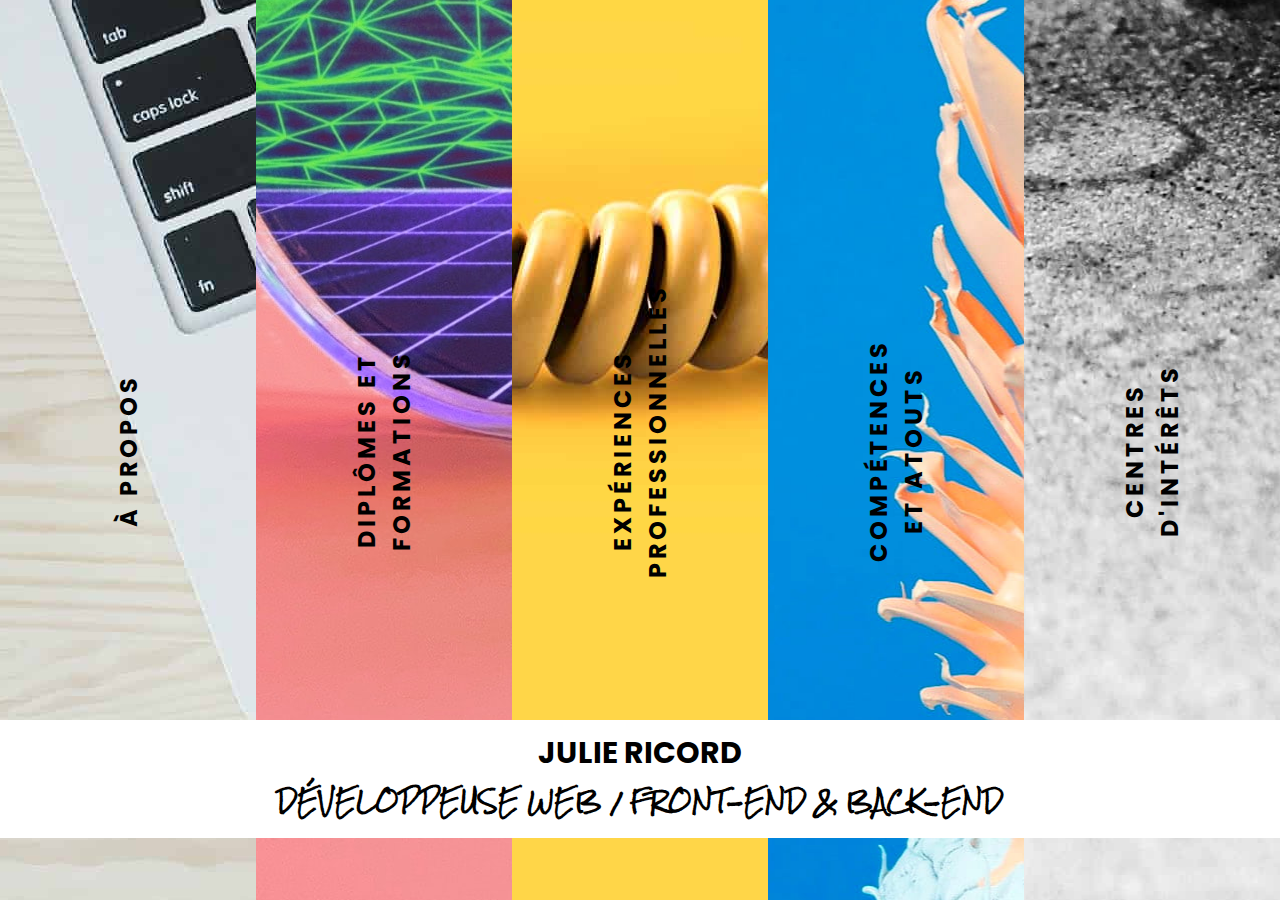
<file: index.html>
<!DOCTYPE html>
<html lang="en">

<head>
    <meta charset="UTF-8">
    <meta name="viewport" content="width=device-width, initial-scale=1.0">

    <link rel="stylesheet" href="./assets/css/general.css">



    <title>Curiculum Vitae</title>
</head>

<body>
    <header>

        <div class="header-name">
            <a href="./aboutme.html">
                <h1>Julie Ricord<br><strong>Développeuse Web / front-end & back-end </strong></h1>
            </a>

        </div>
          <!--<div class="contact">
           <a href="#" target="_blank"><img src="./assets/pictures/insta.png" alt="instagram"></a>
            <a href="#" target="_blank"><img src="./assets/pictures/facebook2.png" alt="facebook"></a>
        </div> -->
        <a href="aboutme.html" class="pitch">
            <h2>à propos</h2>
        </a>

        <a href="student.html" class="degree">
            <h2>diplômes et formations</h2>
        </a>

        <a href="pro.html" class="experience">
            <h2>expériences professionnelles</h2>
        </a>


        <a href="joker.html" class="competence">
            <h2>compétences et atouts</h2>
        </a>


        <a href="heart.html" class="hobbies">
            <h2>centres d'intérêts</h2>
        </a>



    </header>



</body>

</html>
</file>
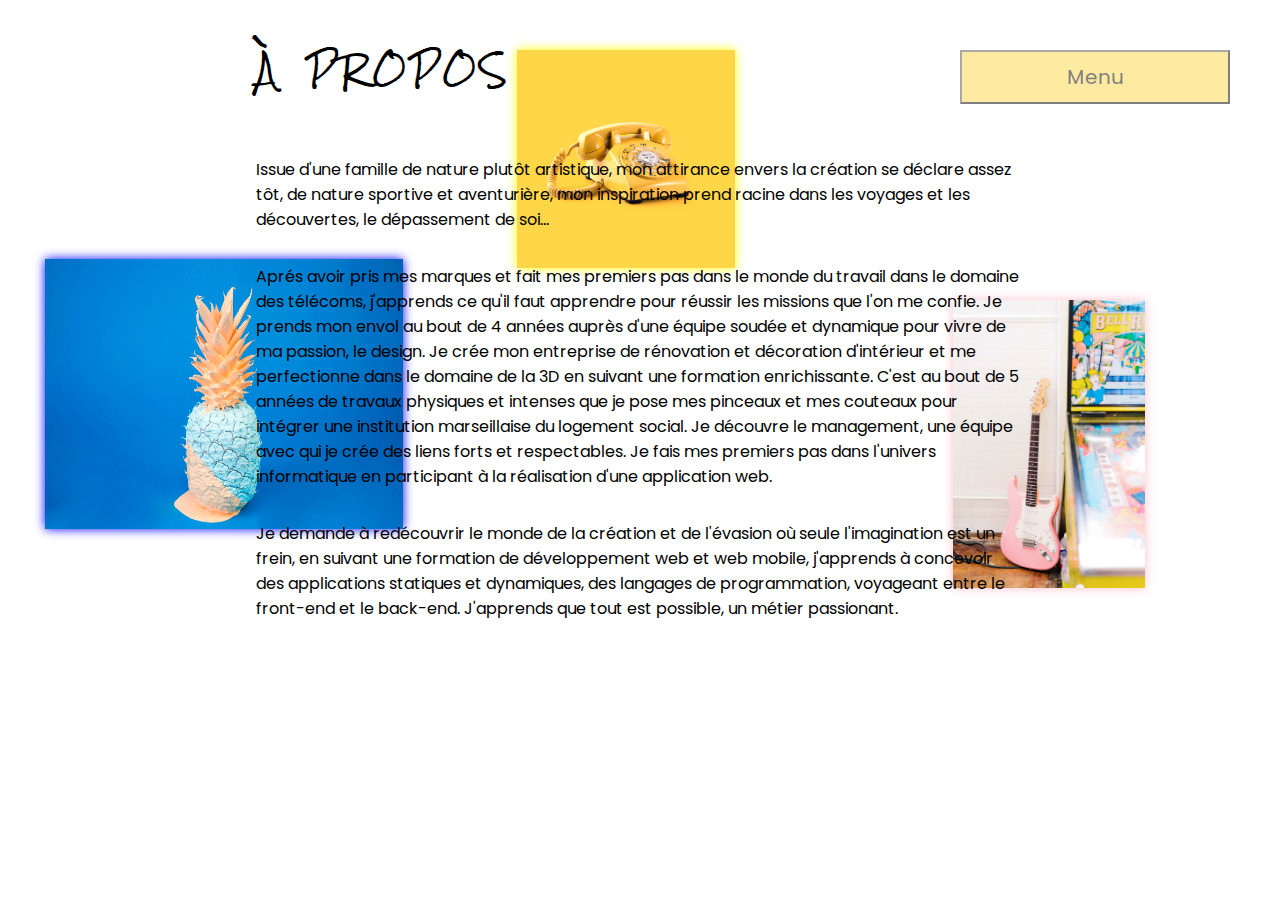
<file: aboutme.html>
<!DOCTYPE html>
<html lang="en">

<head>
    <meta charset="UTF-8">
    <meta name="viewport" content="width=device-width, initial-scale=1.0">

    <link rel="stylesheet" href="./assets/css/general.css">



    <title>à propos</title>
</head>

<body>



    <main id="main">


        <article id="about_me" class="first">
            <a href="./index.html">
                <h3>à propos</h3>
            </a>
            <nav>
                <button>Menu</button>
                <ul>
                    <li><a href="./index.html">home</a></li>
                    <li><a href="./aboutme.html">à propos</a></li>
                    <li><a href="./student.html">diplômes et formations</a></li>
                    <li><a href="./pro.html">Expériences professionnelles</a></li>
                    <li><a href="./joker.html">Compétences et atouts</a></li>
                    <li><a href="./heart.html">Centre d'intérêts</a></li>
                </ul>
            </nav>
            <img src="./assets/pictures/davisuko-rhUU1pemhQ0-unsplash.jpg" alt="davisuko" id="ananas">
            <img src="./assets/pictures/mike-meyers--haAxbjiHds-unsplash.jpg" alt="mike" id="phone">
            <img src="./assets/pictures/corey-oconnell-Q2F8bY7p7Bs-unsplash.jpg" alt="corey" id="guitare">

            <p>Issue d'une famille de nature plutôt artistique, mon attirance envers la création se déclare assez tôt,
                de nature sportive et aventurière, mon inspiration prend racine dans les voyages et les découvertes, le
                dépassement de soi...</p>
            <p>Aprés avoir pris mes marques et fait mes premiers pas dans le monde du travail dans le domaine des
                télécoms, j'apprends ce qu'il faut apprendre pour réussir les missions que l'on me confie. Je prends mon
                envol au bout de 4 années auprès d'une équipe soudée et dynamique pour vivre de ma passion, le design.
                Je crée mon entreprise de rénovation et décoration d'intérieur et me perfectionne dans le domaine de la
                3D en suivant une formation enrichissante. C'est au bout de 5 années de travaux physiques et intenses
                que je pose mes pinceaux et mes couteaux pour intégrer une institution marseillaise du logement social.
                Je découvre le management, une équipe avec qui je crée des liens forts et respectables. Je fais mes
                premiers pas dans l'univers informatique en participant à la réalisation d'une application web.
            </p>
            <p>Je demande à redécouvrir le monde de la création et de l'évasion où seule l'imagination est un frein, en
                suivant une formation de développement web et web mobile, j'apprends à concevoir des applications
                statiques et dynamiques, des langages de programmation, voyageant entre le front-end et le back-end.
                J'apprends que tout est possible,
                un métier passionant.
            </p>
            

        </article>
    </main>


    <script src="./js/menu.js"></script>

</body>

</html>
</file>
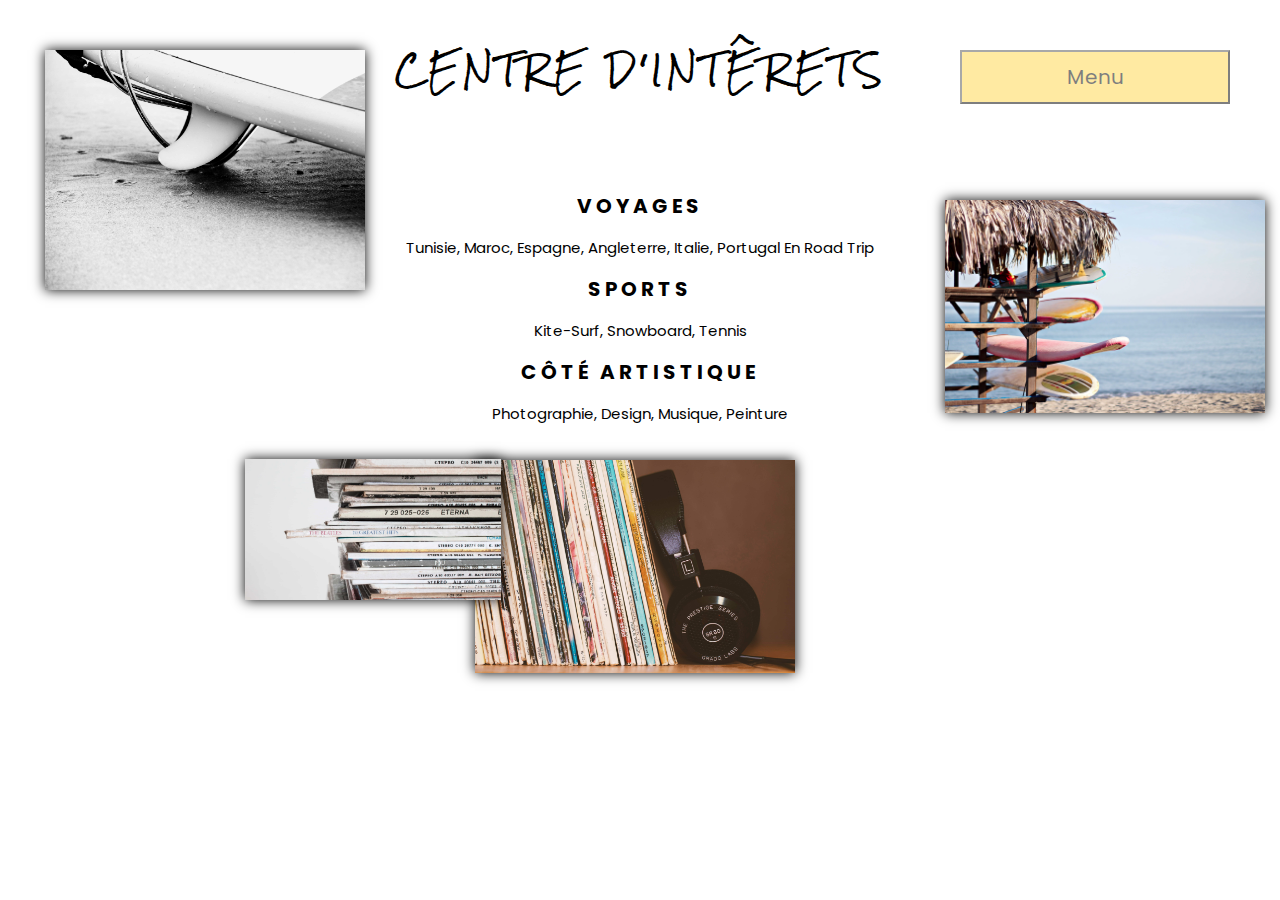
<file: heart.html>
<!DOCTYPE html>
<html lang="en">

<head>
  <meta charset="UTF-8">
  <meta name="viewport" content="width=device-width, initial-scale=1.0">

  <link rel="stylesheet" href="./assets/css/general.css">



  <title>Curiculum Vitae</title>
</head>

<body>


  <main id="main">


  
    <article id="hobbies" class="fifth">

      <img src="./assets/pictures/emma-paillex-vkDOP4bHIng-unsplash.jpg" alt="emma" id="surf">
      <img src="./assets/pictures/mark-s-T3mKJXfdims-unsplash.jpg" alt="mark" id="musique">
      <img src="./assets/pictures/joey-pilgrim-I3AMPLzJjW8-unsplash.jpg" alt="emma" id="board">
      <img src="./assets/pictures/umberto-cofini-lEOogB2xh1M-unsplash.jpg" alt="mark" id="vinyl">
      <a href="./index.html">
      <h3 class="title-heart">Centre d'intêrets</h3>
      </a>
      <nav>
    <button>Menu</button>
    <ul>
    <li><a href="./index.html">home</a></li>
    <li><a href="./aboutme.html">à propos</a></li>
    <li><a href="./student.html">diplômes et formations</a></li>
    <li><a href="./pro.html">Expériences professionnelles</a></li>
    <li><a href="./joker.html">Compétences et atouts</a></li>
    <li><a href="./heart.html">Centre d'intérêts</a></li>
    </ul>
    </nav>
      <div class="heart">
      <h4>Voyages</h4>
      <p>Tunisie, Maroc, Espagne, Angleterre, Italie, Portugal en road trip</p>
      <h4>Sports</h4>
      <p>Kite-Surf, Snowboard, Tennis</p>
      <h4>Côté artistique</h4>
      <p>photographie, design, musique, peinture</p>
      </div>


    </article>

  </main>




  <!-- <script type="text/javascript" src="https://ajax.googleapis.com/ajax/libs/jquery/3.1.0/jquery.min.js"></script>
  <script type="text/javascript" src="./nana.js"></script> -->

<script src="./js/menu.js"></script>
</body>

</html>
</file>
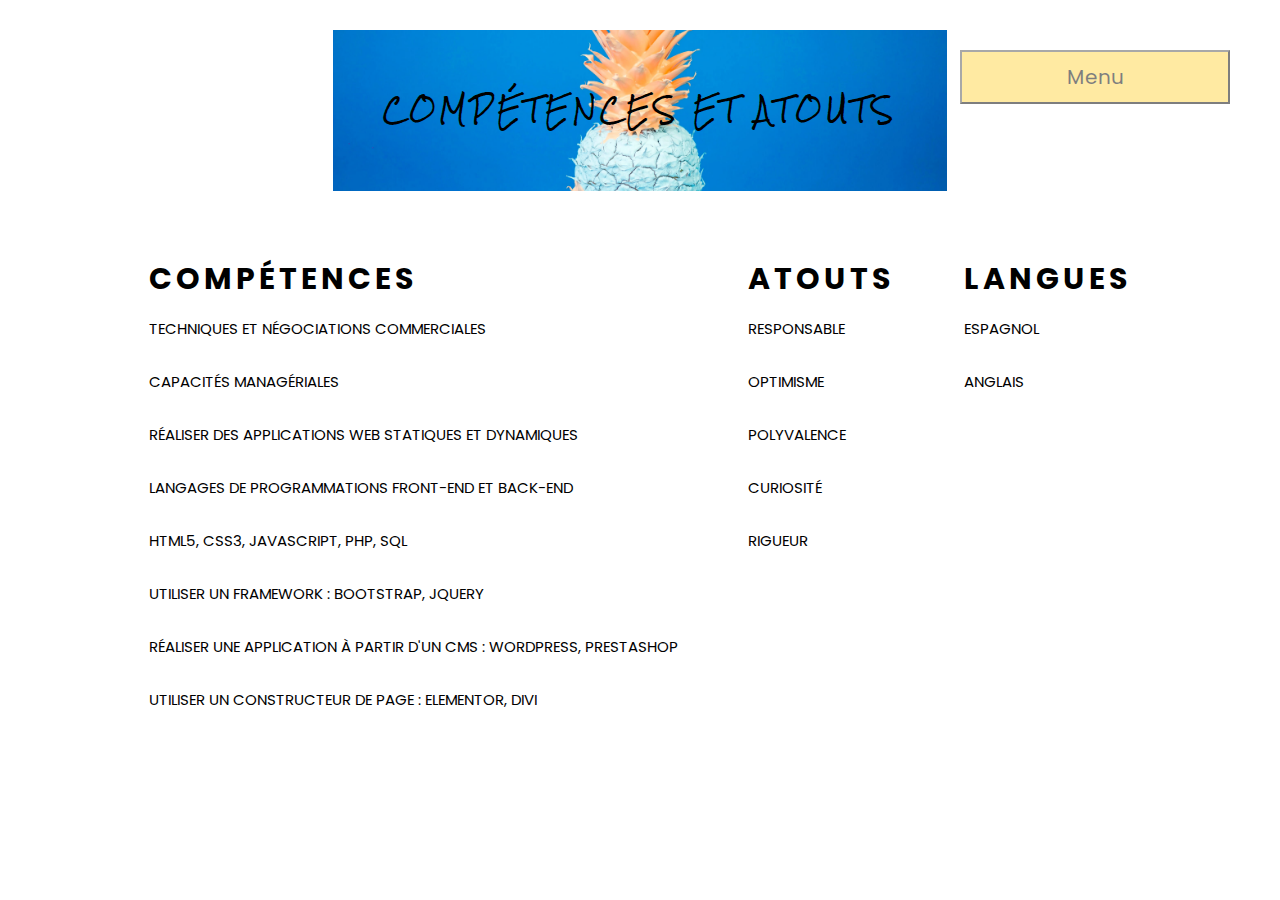
<file: joker.html>
<!DOCTYPE html>
<html lang="fr">

<head>
    <meta charset="UTF-8">
    <meta name="viewport" content="width=device-width, initial-scale=1.0">

    <link rel="stylesheet" href="./assets/css/general.css">



    <title>Curiculum Vitae</title>
</head>

<body>


    <main id="main">
  
        <a href="./index.html">
            <h3 class="title-joker">compétences et atouts</h3>
        </a>
          <nav>
    <button>Menu</button>
    <ul>
    <li><a href="./index.html">home</a></li>
    <li><a href="./aboutme.html">à propos</a></li>
    <li><a href="./student.html">diplômes et formations</a></li>
    <li><a href="./pro.html">Expériences professionnelles</a></li>
    <li><a href="./joker.html">Compétences et atouts</a></li>
    <li><a href="./heart.html">Centre d'intérêts</a></li>
    </ul>
    </nav>
        <article id="joker" class="fourth">


            <div class="list">
                <div class="atouts">
                    <h4>Compétences</h4>
                    <p>Techniques et négociations commerciales</p>
                    <p>Capacités managériales</p>
                    <p>réaliser des applications web statiques et dynamiques</p>
                    <p>Langages de programmations front-end et back-end</p>
                    <p>html5, CSS3, javascript, PHP, SQL</p>
                    <p>Utiliser un framework : Bootstrap, jQuery</p>
                    <p>Réaliser une application à partir d'un CMS : Wordpress, Prestashop</p>
                    <p>Utiliser un constructeur de page : ELementor, DIVI</p>
                </div>
                <div class="atouts">
                    <h4>atouts</h4>
                    <p>Responsable</p>
                    <p>optimisme</p>
                    <p>polyvalence</p>
                    <p>curiosité</p>
                    <p>rigueur</p>
                </div>
                <div class="atouts">
                    <h4>Langues</h4>
                    <p>Espagnol</p>
                    <p>Anglais</p>
                </div>
            </div>

        </article>



    </main>





<script src="./js/menu.js"></script>

</body>

</html>
</file>
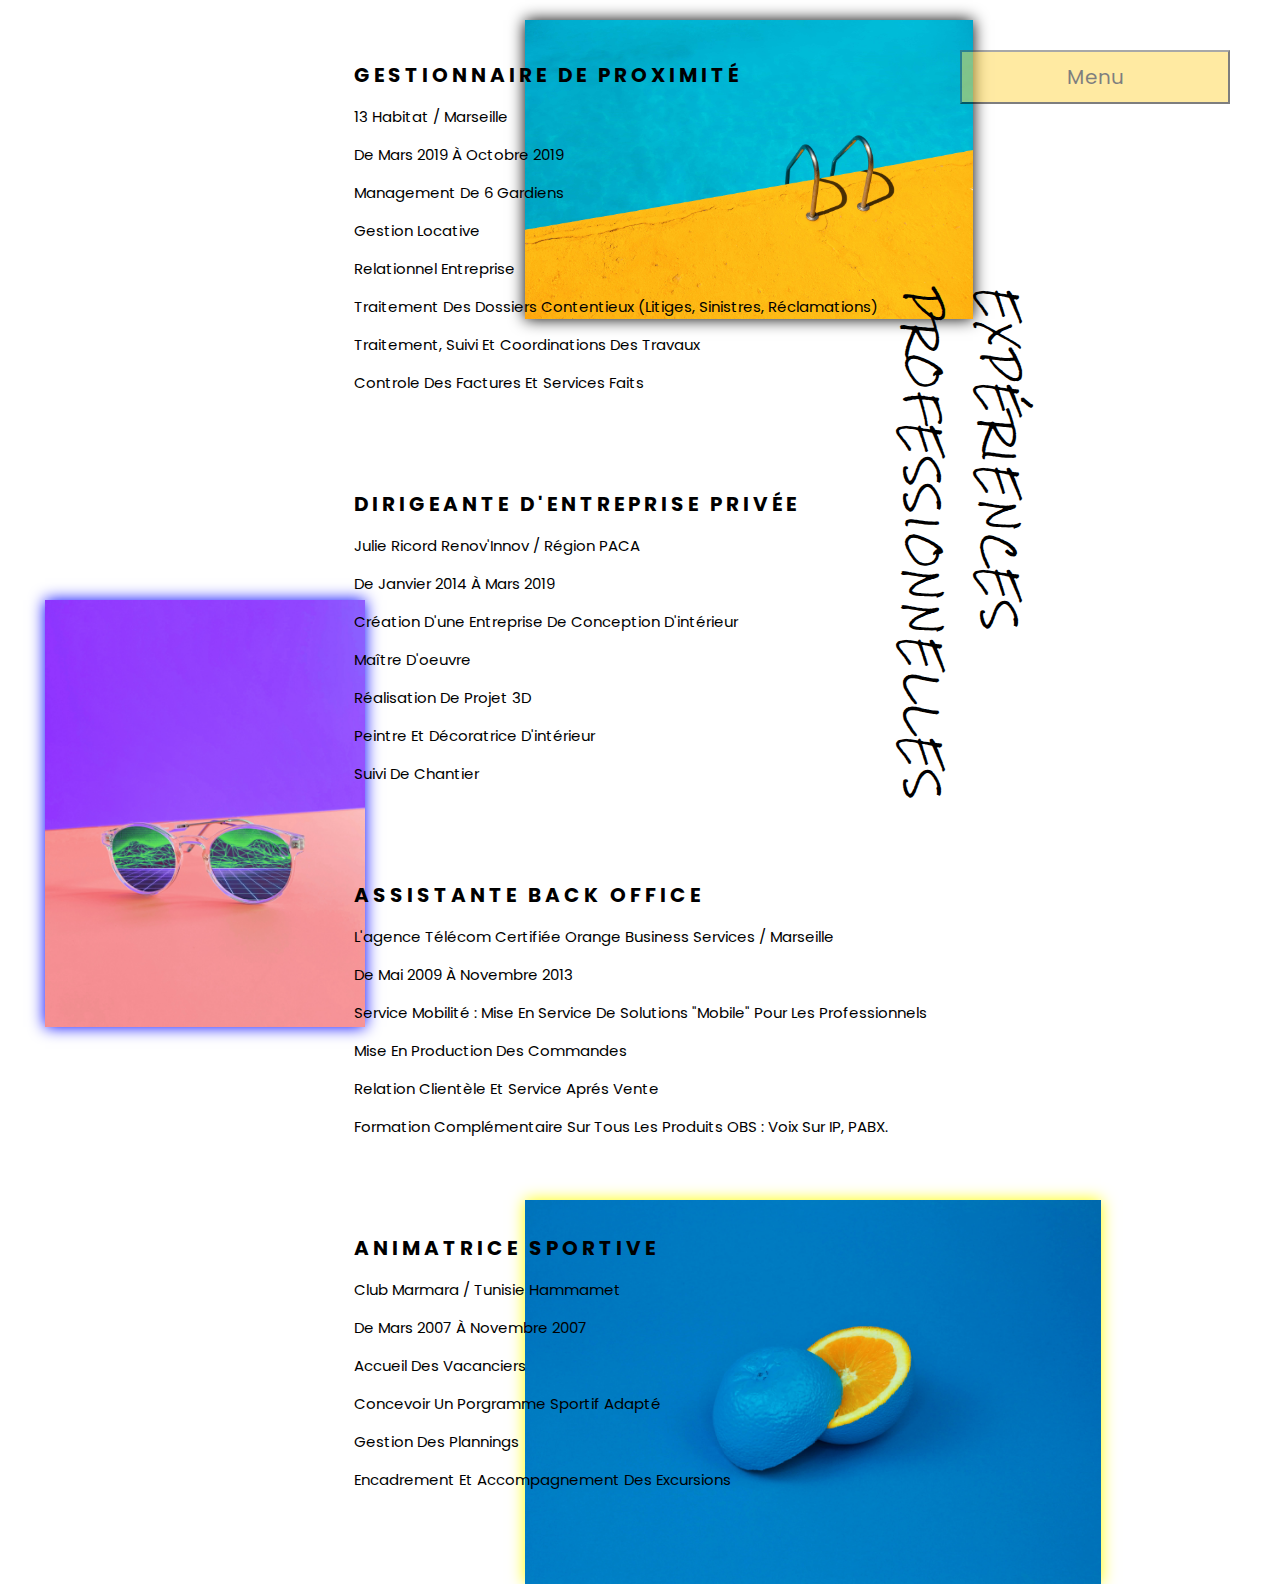
<file: pro.html>
<!DOCTYPE html>
<html lang="en">

<head>
    <meta charset="UTF-8">
    <meta name="viewport" content="width=device-width, initial-scale=1.0">

    <link rel="stylesheet" href="./assets/css/general.css">



    <title>Curiculum Vitae</title>
</head>

<body>


    <main id="main" class="list-experience">
 
        <a href="./index.html">
            <h3 class="title-pro">expériences professionnelles</h3>
        </a>
   <nav>
    <button>Menu</button>
    <ul>
    <li><a href="./index.html">home</a></li>
    <li><a href="./aboutme.html">à propos</a></li>
    <li><a href="./student.html">diplômes et formations</a></li>
    <li><a href="./pro.html">Expériences professionnelles</a></li>
    <li><a href="./joker.html">Compétences et atouts</a></li>
    <li><a href="./heart.html">Centre d'intérêts</a></li>
    </ul>
    </nav>
        <article id="professional" class="third">
            <img src="./assets/pictures/etienne-girardet-Xh6BpT-1tXo-unsplash.jpg" alt="lauren" id="working">
            <img src="./assets/pictures/davisuko-5E5N49RWtbA-unsplash.jpg" alt="tim" id="creativity">
            <img src="./assets/pictures/joshua-coleman-kFRKvJQtNHg-unsplash.jpg" alt="tim" id="joshua">
            <div class="job">
                <h4>Gestionnaire de proximité</h4>
                <p>13 Habitat / Marseille</p>
                <p>De mars 2019 à octobre 2019</p>
                <p>management de 6 gardiens</p>
                <p>Gestion Locative</p>
                <p>Relationnel entreprise</p>
                <p>traitement des dossiers contentieux (litiges, sinistres, réclamations)</p>
                <p>traitement, suivi et coordinations des travaux</p>
                <p>controle des factures et services faits</p>
            </div>
            <div class="job">
                <h4>Dirigeante d'entreprise privée</h4>
                <p>Julie Ricord Renov'Innov / région PACA</p>
                <p>De janvier 2014 à mars 2019</p>
                <p>création d'une entreprise de conception d'intérieur</p>
                <p>maître d'oeuvre</p>
                <p>réalisation de projet 3D</p>
                <p>peintre et décoratrice d'intérieur</p>
                <p>Suivi de chantier</p>
            </div>
            <div class="job">
                <h4>Assistante Back office</h4>
                <p>L'agence télécom certifiée Orange Business Services / Marseille</p>
                <p>De mai 2009 à novembre 2013</p>
                <p>Service mobilité : mise en service de solutions "mobile" pour les professionnels</p>
                <p>Mise en production des commandes</p>
                <p>Relation clientèle et service aprés vente</p>
                <p>Formation complémentaire sur tous les produits OBS : voix sur IP, PABX.</p>
            </div>
            <div class="job">
                <h4>Animatrice Sportive </h4>
                <p>Club Marmara / Tunisie Hammamet</p>
                <p>De mars 2007 à novembre 2007</p>
                <p>Accueil des vacanciers</p>
                <p>Concevoir un porgramme sportif adapté</p>
                <p>Gestion des plannings</p>
                <p>Encadrement et accompagnement des excursions</p>
            </div>


        </article>



    </main>

<script src="./js/menu.js"></script>


</body>

</html>
</file>
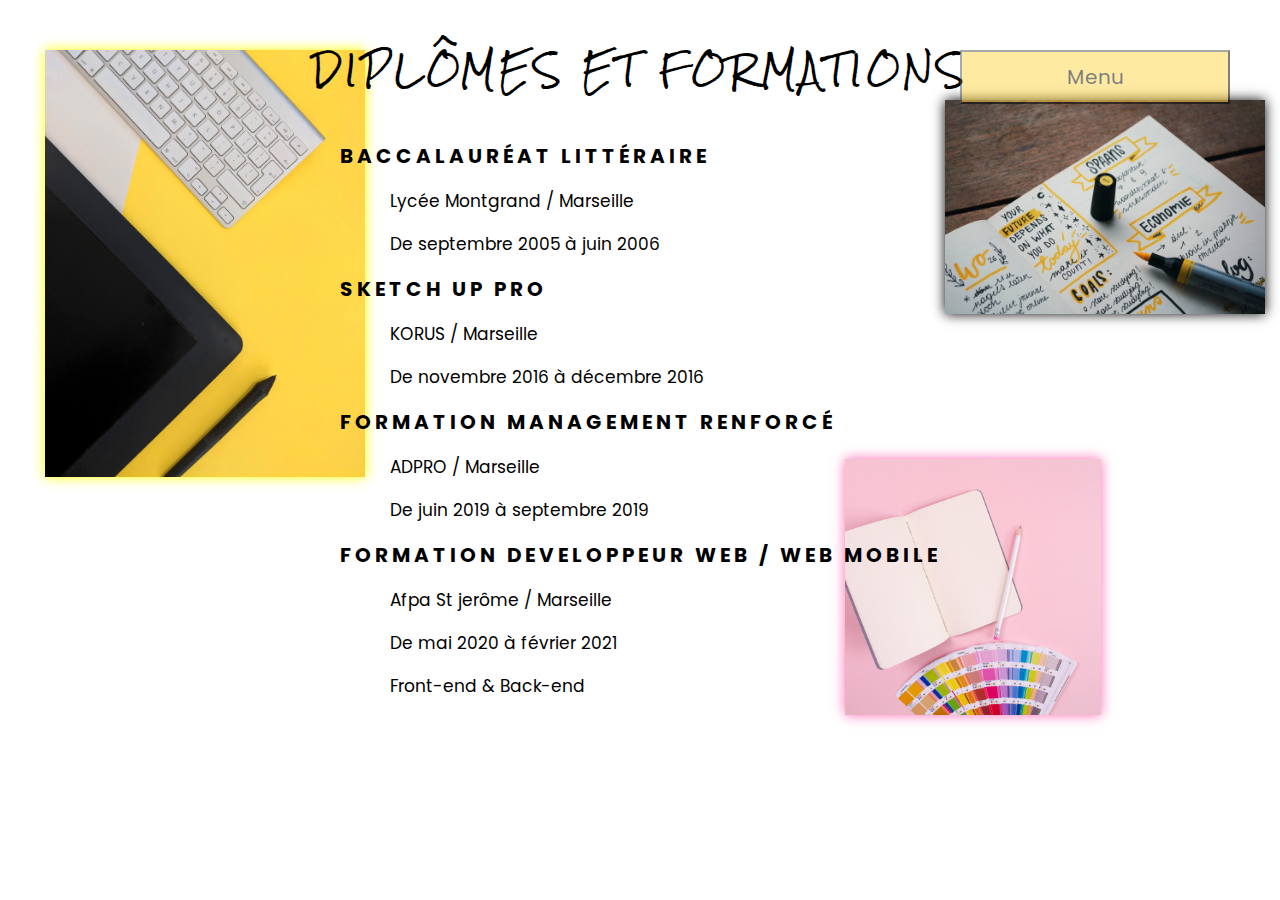
<file: student.html>
<!DOCTYPE html>
<html lang="en">

<head>
    <meta charset="UTF-8">
    <meta name="viewport" content="width=device-width, initial-scale=1.0">

    <link rel="stylesheet" href="./assets/css/general.css">



    <title>diplômes et formations</title>
</head>

<body>


    <main id="main">



        <article id="student" class="second">
            <img src="./assets/pictures/estee-janssens-zEqkUMiMxMI-unsplash.jpg" alt="estee" id="computer">
            <img src="./assets/pictures/keila-hotzel-lFmuWU0tv4M-unsplash.jpg" alt="keila" id="nuance">
            <img src="./assets/pictures/georgie-cobbs-muOHbrFGEQY-unsplash.jpg" alt="management" id="management">
            <a href="./index.html">
                <h3>diplômes et formations</h3>
            </a>
            
    <nav>
    <button>Menu</button>
    <ul>
    <li><a href="./index.html">home</a></li>
    <li><a href="./aboutme.html">à propos</a></li>
    <li><a href="./student.html">diplômes et formations</a></li>
    <li><a href="./pro.html">Expériences professionnelles</a></li>
    <li><a href="./joker.html">Compétences et atouts</a></li>
    <li><a href="./heart.html">Centre d'intérêts</a></li>
    </ul>
    </nav>
            <div class="curiculum">
                <div class="diplome">
                    <h4>Baccalauréat Littéraire</h4>
                    <p>Lycée Montgrand / Marseille</p>
                    <p>De septembre 2005 à juin 2006</p>
                </div>
                <div class="sketch">
                    <h4>sketch up pro</h4>
                    <p>KORUS / Marseille</p>
                    <p>De novembre 2016 à décembre 2016</p>
                </div>
                <div class="team">
                    <h4>Formation Management renforcé</h4>
                    <p>ADPRO / Marseille</p>
                    <p>De juin 2019 à septembre 2019</p>
                </div>
                <div class="devweb">
                    <h4>formation developpeur web / web mobile</h4>
                    <p>Afpa St jerôme / Marseille</p>
                    <p>De mai 2020 à février 2021</p>
                    <p>Front-end & Back-end</p>
                </div>
            </div>
        </article>



    </main>

<script src="./js/menu.js"></script>





</body>

</html>
</file>
<file: assets/css/general.css>
@import url('https://fonts.googleapis.com/css2?family=Monoton&family=Poppins:wght@600&family=Rock+Salt&display=swap');

html {
    height: 100%;
    width: 100%;
    margin: 0;
    padding: 0;
}

body {
    display: flex;
    flex-direction: column;
    margin: 0;
    padding: 0;
    height: 100%;
    width: 100%;
}

main {
    display: flex;
    align-items: center;
    justify-content: center;
    flex-direction: column;
}

button {
    width: 270px;
    padding: 10px;
    font-size: 20px;
    font-family: 'Poppins', sans-serif;
    background-image: url(../pictures/mike-meyers--haAxbjiHds-unsplash.jpg);
    opacity: 50%;
    cursor: pointer;

}

button:hover {
    opacity: 100%;

}


li {

    list-style: none;
    background-color: white;
    font-size: 10px;
    text-transform: uppercase;
    padding: 5px;
    font-family: 'Rock Salt', cursive;
    

}

li a {
    padding: 10px;

}

nav {
    z-index: 3000;
    align-self: flex-start;
    position: absolute;
    top: 50px;
    right: 50px;
}

ul {
    display: none;
    padding-inline-start: 0;

}

ul.active {
    display: block;
}

.header-name {
    position: absolute;
    top: 80%;
    background-color: white;
    width: 100%;
}

header {
    position: relative;
    display: flex;
    justify-content: space-between;
    align-items: center;
    flex-direction: row;
    min-height: 100%;
    min-width: 100%;
}

article {
    display: flex;
    justify-content: center;
    flex-direction: row;

}

a {
    display: flex;
    height: 100%;
}

.pitch {
    flex-direction: column-reverse;
    justify-content: center;
    background-repeat: no-repeat;
    height: 100%;
    width: 20%;
    background-image: url(../pictures/lauren-mancke-aOC7TSLb1o8-unsplash.jpg);
    background-position: 25% 75%;
}

.degree {
    flex-direction: column-reverse;
    justify-content: center;
    background-position: 25% 75%;
    background-repeat: no-repeat;
    height: 100%;
    width: 20%;
    background-image: url(../pictures/joshua-coleman-kFRKvJQtNHg-unsplash.jpg);
}

.experience {
    flex-direction: column-reverse;
    justify-content: center;
    height: 100%;
    width: 20%;
    background-image: url(../pictures/mike-meyers--haAxbjiHds-unsplash.jpg);
    background-position: 25% 75%;
}

.competence {
    flex-direction: column-reverse;
    justify-content: center;
    height: 100%;
    width: 20%;
    background-image: url(../pictures/davisuko-rhUU1pemhQ0-unsplash.jpg);
    background-position: 40% 25%;
}

.hobbies {
    flex-direction: column-reverse;
    justify-content: center;
    height: 100%;
    width: 20%;
    background-image: url(../pictures/emma-paillex-vkDOP4bHIng-unsplash.jpg);
    background-position: 45% 75%;
}

.first {
    display: flex;
    flex-direction: column;
    flex-wrap: nowrap;
    width: 60%;
    min-height: 100%;
}

.first p {
    flex-direction: row;
    font-family: 'Poppins', sans-serif;
}

.second {
    display: flex;
    justify-content: center;
    align-items: center;
    flex-direction: column;
    min-height: 100%;
}

.second p {
    padding-left: 50px;
    font-family: 'Poppins', sans-serif;
    font-size: 17px;
}

.third {
    padding: 20px;
    justify-content: flex-end;
    align-content: center;
    flex-direction: column;
}

.third p {
    text-transform: uppercase;
    text-transform: capitalize;
    font-size: 15px;
    font-family: 'Poppins', sans-serif;
}

.fourth {
    display: flex;
    justify-content: center;
    align-items: center;
    flex-direction: row;
}



.fourth p {
    text-transform: uppercase;
    font-family: 'Poppins', sans-serif;
    font-size: 15px;
}

.list {
    display: flex;
    justify-content: center;
    align-items: baseline;
}

.fifth {
    display: flex;
    justify-content: center;
    align-items: center;
    flex-direction: column;
}

.fifth p {
    text-transform: capitalize;
    font-family: 'Poppins', sans-serif;
    font-size: 15px;
}

.heart {
    text-align: center;
    padding: 50px;
}

h1,
h2 {
    text-transform: uppercase;
    text-align: center;
    align-items: baseline;
    font-family: 'Poppins', sans-serif;
}

h1 {
    font-size: 30px;
    text-align: center;
    width: 100%;
    padding: 10px;
    margin: 0;
}

h2 {
    transform: rotate(-90deg);
    letter-spacing: 4px;
}

h3 {
    font-family: 'Rock Salt', cursive;
    font-size: 32px;
    font-weight: lighter;
    letter-spacing: 4px;
    text-transform: uppercase;
}

h4 {
    text-transform: uppercase;
    font-family: 'Poppins', sans-serif;
    font-size: 20px;
    letter-spacing: 4px;
    margin: 0;
}

.title-joker {

    padding: 50px;
    text-align: center;
    font-family: 'Rock Salt', cursive;
    font-size: 25px;
    font-weight: lighter;
    letter-spacing: 4px;
    text-transform: uppercase;
    background-image: url(../pictures/davisuko-rhUU1pemhQ0-unsplash.jpg);
    background-position: center;
    background-size: 100%;
    margin: 30px;
    display: flex;
    align-items: center;
    justify-content: center;
}

.atouts {
    display: flex;
    padding: 35px;
    justify-content: space-between;
    flex-direction: column;
}

.atouts h4 {
    font-size: 30px;
}

.title-pro {
    position: absolute;
    top: 500px;
    font-size: 32px;
    font-weight: lighter;
    letter-spacing: 4px;
    text-transform: uppercase;
    transform: rotate(90deg);
    font-family: 'Rock Salt', cursive;
}

.job {
    padding: 40px;

}

#ananas {
    width: 28vw;
    height: 30vh;
    position: absolute;
    left: 45px;
    top: 259px;
    z-index: -801;
    box-shadow: 0 0 10px blue;
}

#phone {
    width: 17%;
    position: absolute;
    top: 50px;
    right: 545px;
    z-index: -802;
    box-shadow: 0 0 10px yellow;
}

#guitare {
    width: 15%;
    position: absolute;
    top: 300px;
    right: 135px;
    z-index: -803;
    box-shadow: 0 0 10px pink;
}

#nuance {
    width: 20%;
    position: absolute;
    left: 845px;
    top: 459px;
    z-index: -800;
    box-shadow: 0 0 12px hotpink;
}

#management {
    width: 25%;
    position: absolute;
    top: 50px;
    left: 45px;
    z-index: -900;
    box-shadow: 0 0 12px yellow;
}

#computer {
    width: 25%;
    position: absolute;
    top: 100px;
    right: 15px;
    z-index: -1000;
    box-shadow: 0 0 12px black;
}

#creativity {
    width: 45%;
    position: absolute;
    top: 1200px;
    left: 525px;
    z-index: -900;
    box-shadow: 0 0 15px yellow;
}

#working {
    width: 35%;
    position: absolute;
    top: 20px;
    left: 525px;
    z-index: -900;
    box-shadow: 0 0 15px black;
}

#joshua {
    width: 25%;
    position: absolute;
    top: 600px;
    left: 45px;
    z-index: -900;
    box-shadow: 0 0 15px blue;
}

#vinyl {
    width: 20%;
    position: absolute;
    left: 245px;
    top: 459px;
    z-index: -800;
    box-shadow: 0 0 12px black;
}

#surf {
    width: 25%;
    position: absolute;
    top: 50px;
    left: 45px;
    z-index: -900;
    box-shadow: 0 0 12px black;
}

#board {
    width: 25%;
    position: absolute;
    top: 200px;
    right: 15px;
    z-index: -1000;
    box-shadow: 0 0 12px black;
}

#musique {
    width: 25%;
    position: absolute;
    top: 460px;
    right: 485px;
    z-index: -1000;
    box-shadow: 0 0 12px black;
}

strong {
    font-size: 22px;
    font-family: 'Rock Salt', cursive;
    text-align: center;
}

a {
    text-decoration: none;
    color: black;
}

@media screen and (max-width:1024px) {

    nav {
        position: static;
        margin: auto;
        overflow: visible;
        z-index: 1000;
       
    }

    ul.active{
      position: absolute;
       box-shadow: 0 0 10px black;
       background-color: white;

    }

    .header-name {
        min-width: 100%;
    }

    .header-name h1 {
        font-size: 20px;
    }

    .header-name strong {
        font-size: 10px;
    }

    h2 {
        font-size: 15px;
    }

    #ananas {
        min-width: 38%;
        max-width: 40%;
        min-height: 18%;
        max-height: 20%;
        left: 45px;
        top: 459px;
    }

    #phone {
        max-width: 42%;
        min-width: 40%;
        min-height: 35%;
        max-height: 38%;
        top: 850px;
        right: 45px;
    }

    #guitare {
        min-width: 35%;
        max-width: 36%;
        max-height: 30%;
        min-height: 25%;
        top: 80px;
        right: 10px;
    }


    #nuance {
        width: 20%;
        left: 50px;
        top: 200px;
        box-shadow: 0 0 12px hotpink;
    }

    #management {
        width: 25%;
        top: 650px;
        left: 45px;
        box-shadow: 0 0 12px yellow;
    }

    #computer {
        width: 25%;
        top: 400px;
        right: 15px;
        box-shadow: 0 0 12px black;
    }

    #working {
        width: 25%;
        top: 1050px;
        left: 50px;
    }

    #creativity {
        width: 20%;
        top: 250px;
        left: 10px;
    }

    #joshua {
        width: 25%;
        position: absolute;
        top: 600px;
        left: 245px;
        z-index: -900;
        box-shadow: 0 0 15px blue;
    }

    h3 {
        font-size: 25px;
        text-align: center;
        transform: none;
    }

    h4 {
        text-align: center;
        font-size: 10px;
    }


    .second p {
        padding-left: 0;
        text-align: center;
        font-size: 13px;
        max-height: 100%;
    }

    .curiculum,
    .diplome,
    .sketch,
    .team,
    .devweb {
        padding: 25px;
    }

    .job {
        padding: 15px;
    }

    .job h4 {

        text-align: center;
        font-size: 15px;
        font-family: 'Poppins', sans-serif;
        letter-spacing: 3px;

    }

    .third {

        justify-content: center;
    }

    .third p {
        text-align: center;
        font-size: 12px;
    }



    .list {
        padding-left: 0;
        flex-direction: column;
        justify-content: center;
        align-items: center;
    }

    .list-experience {
        display: flex;
        justify-content: center;
        align-items: center;
    }


    .title-joker {
        text-align: center;
        background-image: url(../pictures/tim-marshall-sBHLP9iD-Pk-unsplash.jpg);
        color: white;
        font-size: 20px;
    }

    .title-pro {
        position: static;

        text-align: center;
        font-size: 15px;
        transform: none;


    }


    .atouts h4 {
        text-transform: uppercase;
        font-family: 'Poppins', sans-serif;
        font-size: 20px;
        letter-spacing: 4px;
        margin: 0;
        text-align: center;
    }

    .fourth p {
        text-transform: capitalize;
        font-family: 'Poppins', sans-serif;
        font-size: 12px;
        font-weight: lighter;
    }


    .fifth {
        display: flex;
        justify-content: center;
        align-items: center;
        width: 100%;
    }


    .fifth p {
        text-align: center;
    }

    #surf {
        max-width: 35%;
        max-height: 20%;
        top: 450px;
        left: 45px;
        z-index: -900;
    }

    #board {
        max-width: 45%;
        max-height: 20%;
        top: 650px;
        right: 225px;
        z-index: -1000;
    }

    #musique {
        max-width: 35%;
        top: 560px;
        right: 65px;
        z-index: -1000;
    }

    #vinyl {
        max-width: 30%;
        left: 285px;
        top: 480px;
        z-index: -800;

    }



}
</file>
